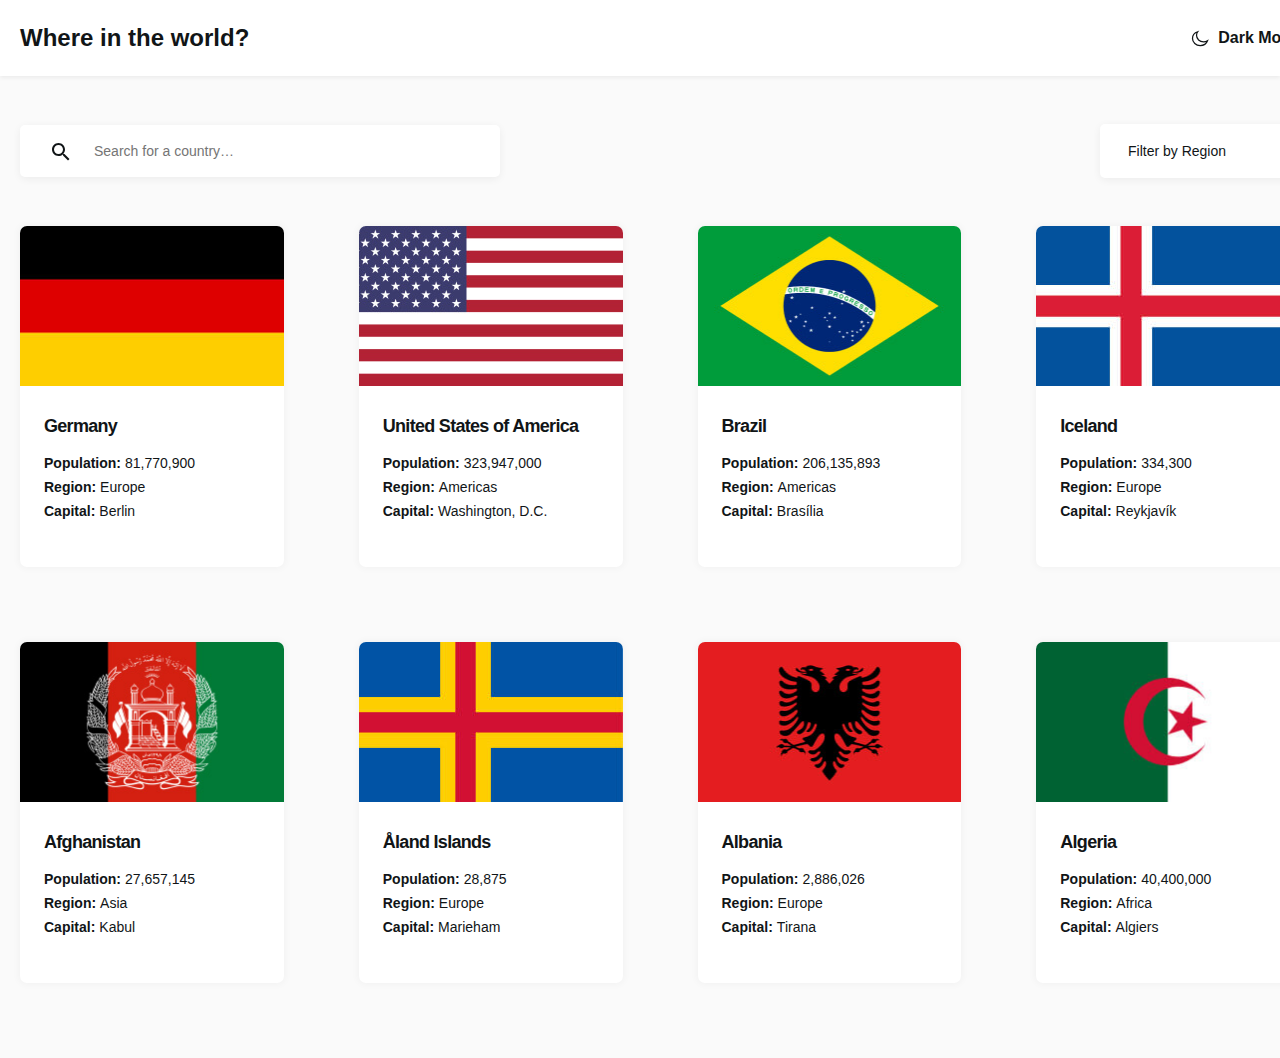
<file: index.html>
<!DOCTYPE html>
<html lang="en">
<head>
  <meta charset="UTF-8">
  <meta http-equiv="X-UA-Compatible" content="IE=edge">
  <meta name="viewport" content="width=device-width, initial-scale=1.0">
  <title>Countries</title>
  <!-- STYLESHEET -->
  <link rel="stylesheet" href="css/normalize.css">
  <link rel="stylesheet" href="css/styles.css">
</head>
<body>
  <!-- SITE-HEADER -->
  <header class="site-header">
    <div class="site-header-container container">
      <a class="site-header-logo" href="index.html">Where in the world?</a>
      <button class="site-header-theme-toggler" type="button">
        <span class="site-header-theme-toggler-inner">
          <svg class="site-header-theme-toggler-icon" xmlns="http://www.w3.org/2000/svg" width="20" height="20"><path fill="#fff" fill-rule="evenodd" stroke="currentColor" stroke-width="1.25" d="M13.553 13.815c-3.884 0-7.034-2.887-7.034-6.447 0-1.343.448-2.586 1.212-3.618-3.04.945-5.231 3.581-5.231 6.688 0 3.9 3.45 7.062 7.704 7.062 3.389 0 6.266-2.007 7.296-4.796a7.458 7.458 0 0 1-3.947 1.111Z" clip-rule="evenodd"/></svg>
          <span class="site-header-theme-toggler-text">Dark Mode</span>
        </span>

      </button>
    </div>
  </header>
  <!-- MAIN-CONTENT -->
  <main class="main-content">
    <div class="container">
      <section>
        <!-- <h2>Filterlar</h2> -->
        <form class="filters" action="https://echo.htmlacademy.ru" method="get">
          <input class="filters-search-input" type="search" name="search" placeholder="Search for a country…" aria-label="country-name" required>
          <select class="filters-region-select" name="region" aria-label="Regions" required>
            <option selected disabled>Filter by Region</option>
            <option>Africa</option>
            <option>America</option>
            <option>Asia</option>
            <option>Europe</option>
            <option>Oceania</option>
          </select>
          <svg class="search-img" xmlns="http://www.w3.org/2000/svg" width="18" height="18" ><path fill="currentColor" fill-rule="evenodd" d="M12.5 11h-.8l-.3-.3c1-1.1 1.6-2.6 1.6-4.2C13 2.9 10.1 0 6.5 0S0 2.9 0 6.5 2.9 13 6.5 13c1.6 0 3.1-.6 4.2-1.6l.3.3v.8l5 5 1.5-1.5-5-5Zm-6 0C4 11 2 9 2 6.5S4 2 6.5 2 11 4 11 6.5 9 11 6.5 11Z" clip-rule="evenodd"/></svg>
        </form>
      </section>

      <!-- INDEX-COUNTRIES -->
      <section class="index-countries">
        <!-- <h2>COUNTRIES</h2> -->
        <ul class="index-countries-list">
          <li class="index-countries-item">
            <div class="index-country">
              <img class="index-country-flag" src="img/germaniya.jpg" alt="germaniya bayrog'i" width="264" height="160" srcset="img/germaniya.jpg 1x, img/germaniya@2x.jpg 2x">
              <div class="index-country-info">
                <h3 class="index-country-name"><a class="index-country-link" href="country.html">Germany</a></h3>
                <dl class="index-country-details">
                  <div class="index-country-details-item">
                    <dt class="index-country-details-title">Population:</dt>
                    <dd class="index-country-details-valeu"> 81,770,900</dd>
                  </div>

                  <div class="index-country-details-item">
                    <dt class="index-country-details-title">Region: </dt>
                    <dd class="index-country-details-valeu">Europe</dd>
                  </div>
                  <div class="index-country-details-item">
                    <dt class="index-country-details-title">Capital: </dt>
                    <dd class="index-country-details-valeu"> Berlin</dd>
                  </div>
                </dl>
              </div>
            </div>
          </li>


          <li class="index-countries-item">
            <div class="index-country">
              <img class="index-country-flag" src="img/amerika.jpg" alt="germaniya bayrog'i" width="264" height="160" srcset="img/amerika.jpg 1x, img/amerika@2x.jpg 2x">
              <div class="index-country-info">
                <h3 class="index-country-name"><a class="index-country-link" href="country.html">United States of America</a></h3>
                <dl class="index-country-details">
                  <div class="index-country-details-item">
                    <dt class="index-country-details-title">Population:</dt>
                    <dd class="index-country-details-valeu"> 323,947,000</dd>
                  </div>

                  <div class="index-country-details-item">
                    <dt class="index-country-details-title">Region: </dt>
                    <dd class="index-country-details-valeu"> Americas</dd>
                  </div>
                  <div class="index-country-details-item">
                    <dt class="index-country-details-title">Capital: </dt>
                    <dd class="index-country-details-valeu"> Washington, D.C.</dd>
                  </div>
                </dl>
              </div>
            </div>
          </li>

          <li class="index-countries-item">
            <div class="index-country">
              <img class="index-country-flag" src="img/braziliya.jpg" alt="germaniya bayrog'i" width="264" height="160" srcset="img/braziliya.jpg 1x, img/braziliya@2x.jpg 2x">
              <div class="index-country-info">
                <h3 class="index-country-name"><a class="index-country-link" href="country.html">Brazil</a></h3>
                <dl class="index-country-details">
                  <div class="index-country-details-item">
                    <dt class="index-country-details-title">Population:</dt>
                    <dd class="index-country-details-valeu"> 206,135,893</dd>
                  </div>

                  <div class="index-country-details-item">
                    <dt class="index-country-details-title">Region: </dt>
                    <dd class="index-country-details-valeu">Americas</dd>
                  </div>
                  <div class="index-country-details-item">
                    <dt class="index-country-details-title">Capital: </dt>
                    <dd class="index-country-details-valeu"> Brasília</dd>
                  </div>
                </dl>
              </div>
            </div>
          </li>

          <li class="index-countries-item">
            <div class="index-country">
              <img class="index-country-flag" src="img/icelend.jpg" alt="germaniya bayrog'i" width="264" height="160" srcset="img/icelend.jpg 1x, img/icelend@2x.jpg 2x">
              <div class="index-country-info">
                <h3 class="index-country-name"><a class="index-country-link" href="country.html">Iceland</a></h3>
                <dl class="index-country-details">
                  <div class="index-country-details-item">
                    <dt class="index-country-details-title">Population:</dt>
                    <dd class="index-country-details-valeu"> 334,300</dd>
                  </div>

                  <div class="index-country-details-item">
                    <dt class="index-country-details-title">Region: </dt>
                    <dd class="index-country-details-valeu">Europe</dd>
                  </div>
                  <div class="index-country-details-item">
                    <dt class="index-country-details-title">Capital: </dt>
                    <dd class="index-country-details-valeu"> Reykjavík</dd>
                  </div>
                </dl>
              </div>
            </div>
          </li>

          <li class="index-countries-item">
            <div class="index-country">
              <img class="index-country-flag" src="img/avgoniston.jpg" alt="germaniya bayrog'i" width="264" height="160" srcset="img/avgoniston.jpg 1x, img/avgoniston@2x.jpg 2x">
              <div class="index-country-info">
                <h3 class="index-country-name"><a class="index-country-link" href="country.html">Afghanistan</a></h3>
                <dl class="index-country-details">
                  <div class="index-country-details-item">
                    <dt class="index-country-details-title">Population:</dt>
                    <dd class="index-country-details-valeu"> 27,657,145</dd>
                  </div>

                  <div class="index-country-details-item">
                    <dt class="index-country-details-title">Region: </dt>
                    <dd class="index-country-details-valeu"> Asia</dd>
                  </div>
                  <div class="index-country-details-item">
                    <dt class="index-country-details-title">Capital: </dt>
                    <dd class="index-country-details-valeu"> Kabul</dd>
                  </div>
                </dl>
              </div>
            </div>
          </li>

          <li class="index-countries-item">
            <div class="index-country">
              <img class="index-country-flag" src="img/aland.jpg" alt="germaniya bayrog'i" width="264" height="160" srcset="img/aland.jpg 1x, img/aland@2x.jpg 2x">
              <div class="index-country-info">
                <h3 class="index-country-name"><a class="index-country-link" href="country.html">Åland Islands</a></h3>
                <dl class="index-country-details">
                  <div class="index-country-details-item">
                    <dt class="index-country-details-title">Population:</dt>
                    <dd class="index-country-details-valeu">28,875</dd>
                  </div>

                  <div class="index-country-details-item">
                    <dt class="index-country-details-title">Region: </dt>
                    <dd class="index-country-details-valeu">Europe</dd>
                  </div>
                  <div class="index-country-details-item">
                    <dt class="index-country-details-title">Capital: </dt>
                    <dd class="index-country-details-valeu"> Marieham</dd>
                  </div>
                </dl>
              </div>
            </div>
          </li>

          <li class="index-countries-item">
            <div class="index-country">
              <img class="index-country-flag" src="img/alban.jpg" alt="germaniya bayrog'i" width="264" height="160" srcset="img/alban.jpg 1x, img/alban@2x.jpg 2x">
              <div class="index-country-info">
                <h3 class="index-country-name"><a class="index-country-link" href="country.html">Albania</a></h3>
                <dl class="index-country-details">
                  <div class="index-country-details-item">
                    <dt class="index-country-details-title">Population:</dt>
                    <dd class="index-country-details-valeu">2,886,026</dd>
                  </div>

                  <div class="index-country-details-item">
                    <dt class="index-country-details-title">Region: </dt>
                    <dd class="index-country-details-valeu">Europe</dd>
                  </div>
                  <div class="index-country-details-item">
                    <dt class="index-country-details-title">Capital: </dt>
                    <dd class="index-country-details-valeu">  Tirana</dd>
                  </div>
                </dl>
              </div>
            </div>
          </li>

          <li class="index-countries-item">
            <div class="index-country">
              <img class="index-country-flag" src="img/algeria.jpg" alt="germaniya bayrog'i" width="264" height="160" srcset="img/algeria.jpg 1x, img/algeria@2x.jpg 2x">
              <div class="index-country-info">
                <h3 class="index-country-name"><a class="index-country-link" href="country.html">Algeria</a></h3>
                <dl class="index-country-details">
                  <div class="index-country-details-item">
                    <dt class="index-country-details-title">Population:</dt>
                    <dd class="index-country-details-valeu"> 40,400,000</dd>
                  </div>

                  <div class="index-country-details-item">
                    <dt class="index-country-details-title">Region: </dt>
                    <dd class="index-country-details-valeu">Africa</dd>
                  </div>
                  <div class="index-country-details-item">
                    <dt class="index-country-details-title">Capital: </dt>
                    <dd class="index-country-details-valeu"> Algiers</dd>
                  </div>
                </dl>
              </div>
            </div>
          </li>


        </ul>

      </section>
    </div>
  </main>
  <script src="js/main.js"></script>
</body>
</html>
</file>
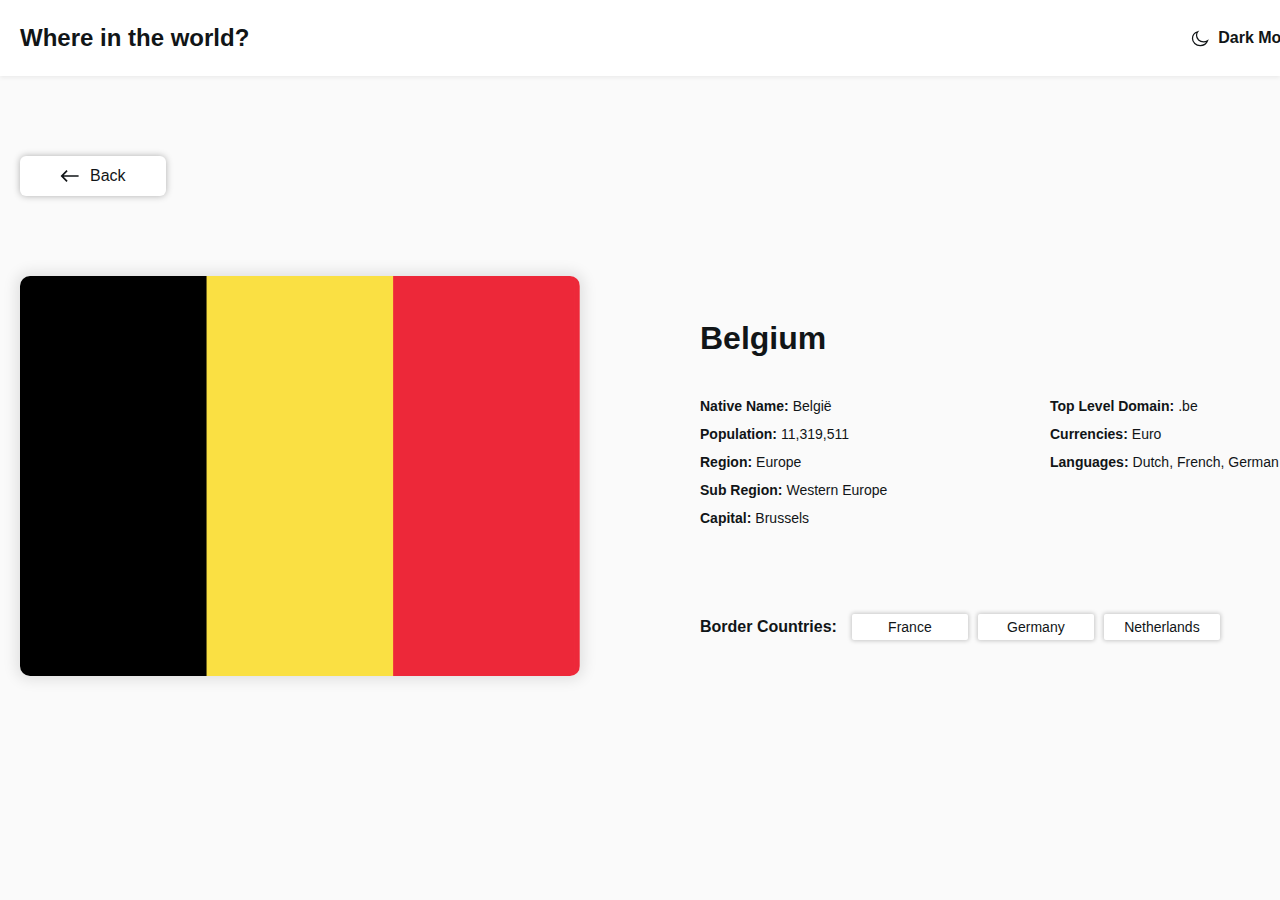
<file: country.html>
<!DOCTYPE html>
<html lang="en">
<head>
  <meta charset="UTF-8">
  <meta http-equiv="X-UA-Compatible" content="IE=edge">
  <meta name="viewport" content="width=device-width, initial-scale=1.0">
  <title>Countries</title>
  <!-- STYLESHEET -->
  <link rel="stylesheet" href="css/normalize.css">
  <link rel="stylesheet" href="css/styles.css">
</head>
<body>
  <!-- SITE-HEADER -->
  <header class="site-header">
    <div class="site-header-container container">
      <a class="site-header-logo" href="index.html">Where in the world?</a>
      <button class="site-header-theme-toggler" type="button">
        <span class="site-header-theme-toggler-inner">
          <svg class="site-header-theme-toggler-icon" xmlns="http://www.w3.org/2000/svg" width="20" height="20"><path fill="#fff" fill-rule="evenodd" stroke="currentColor" stroke-width="1.25" d="M13.553 13.815c-3.884 0-7.034-2.887-7.034-6.447 0-1.343.448-2.586 1.212-3.618-3.04.945-5.231 3.581-5.231 6.688 0 3.9 3.45 7.062 7.704 7.062 3.389 0 6.266-2.007 7.296-4.796a7.458 7.458 0 0 1-3.947 1.111Z" clip-rule="evenodd"/></svg>
          <span class="site-header-theme-toggler-text">Dark Mode</span>
        </span>

      </button>
    </div>
  </header>
  <!-- MAIN-CONTENT -->
  <main class="main-content main-content-inner country-page">
    <div class="container">
      <div class="country-page-back-wrapper">
        <a class="country-page-back-link" href="index.html">
          <svg class="country-page-back-icon" xmlns="http://www.w3.org/2000/svg" width="20" height="20" ><path fill="currentColor" fill-rule="evenodd" d="m6.464 4.107 1.179 1.179-3.89 3.889h14.85v1.65H3.753l3.89 3.889-1.179 1.179L.572 10l5.892-5.893Z" clip-rule="evenodd"/></svg>
          <span class="country-page-back-text">Back</span>
        </a>
      </div>
      <!-- COUNTRY-PAGE-INFO -->
      <div class="country-page-flag-info">
        <img class="country-page-flag" src="img/belgiya.jpg" alt="belgiya flag" width="560" height="419" srcset="img/belgiya.jpg 1x, img/belgiya@2x.jpg 2x">
        <div class="country-page-info">
          <h1 class="country-page-title">Belgium</h1>
          <div class="country-page-dls-wrapper">
            <dl class="country-page-details">
              <div class="country-page-details-item">
                <dt class="country-page-details-title">Native Name:</dt>
                <dd class="country-page-details-value">België</dd>
              </div>

              <div class="country-page-details-item">
                <dt class="country-page-details-title">Population:</dt>
                <dd class="country-page-details-value"> 11,319,511</dd>
              </div>

              <div class="country-page-details-item">
                <dt class="country-page-details-title">Region:</dt>
                <dd class="country-page-details-value">  Europe</dd>
              </div>

              <div class="country-page-details-item">
                <dt class="country-page-details-title">Sub Region:</dt>
                <dd class="country-page-details-value">   Western Europe</dd>
              </div>

              <div class="country-page-details-item">
                <dt class="country-page-details-title">Capital:</dt>
                <dd class="country-page-details-value"> Brussels</dd>
              </div>

            </dl>
            <dl class="country-page-details">
              <div class="country-page-details-item">
                <dt class="country-page-details-title">Top Level Domain:</dt>
                <dd class="country-page-details-value">.be</dd>
              </div>

              <div class="country-page-details-item">
                <dt class="country-page-details-title">Currencies:</dt>
                <dd class="country-page-details-value"> Euro</dd>
              </div>

              <div class="country-page-details-item">
                <dt class="country-page-details-title">Languages:</dt>
                <dd class="country-page-details-value"> Dutch, French, German</dd>
              </div>

            </dl>
          </div>
          <section class="country-page-border-countries">
            <h2 class="country-page-border-countries-heading">Border Countries: </h2>
            <div class="country-page-border-countries-list">
              <a class="country-page-border-countries-link" href="country.html">France</a>

              <a class="country-page-border-countries-link" href="country.html">Germany</a>

              <a class="country-page-border-countries-link" href="country.html">Netherlands</a>
            </div>
          </section>
        </div>
      </div>
    </div>
  </main>



  <script src="js/main.js"></script>
</body>
</html>
</file>
<file: css/styles.css>
/* CUSTOM-PROPS */
:root{
--text-color:#111517;
--body-bg:#fafafa;
--element-bg:#fff;
}
/* FONTS */
@font-face {
  font-family: 'Nunito Sans 10pt';
  src: url('NunitoSans10pt-Regular.woff2') format('woff2'),
  url('NunitoSans10pt-Regular.woff') format('woff');
  font-weight: normal;
  font-style: normal;
  font-display: swap;
}

@font-face {
  font-family: 'Nunito Sans 10pt';
  src: url('../fonts/NunitoSans10pt-SemiBold.woff2') format('woff2'),
  url('../fonts/NunitoSans10pt-SemiBold.woff') format('woff');
  font-weight: 600;
  font-style: normal;
  font-display: swap;
}

@font-face {
  font-family: 'Nunito Sans 10pt';
  src: url('../fonts/NunitoSans10pt-Light.woff2') format('woff2'),
  url('../fonts/NunitoSans10pt-Light.woff') format('woff');
  font-weight: 300;
  font-style: normal;
  font-display: swap;
}

@font-face {
  font-family: 'Nunito Sans 10pt';
  src: url('../fonts/NunitoSans10pt-ExtraBold.woff2') format('woff2'),
  url('../fonts/NunitoSans10pt-ExtraBold.woff') format('woff');
  font-weight: bold;
  font-style: normal;
  font-display: swap;
}



/* GLOBAL */
html{
  box-sizing: border-box;
  height: 100%;
  scroll-behavior: smooth;

}
*,
*::before
*::after{
  box-sizing: inherit;
}
body {
  display: flex;
  flex-direction: column;
  height: 100%;
  padding: 0;
  margin: 0;
  font-size: 14px;
  line-height: 16px;
  font-family:'Nunito Sans', "Arial" , sans-serif;
  background-color: var(--body-bg);
  color: var(--text-color);
  transition:background-color 0.4s ease,
  color 0.4s ease;

}
/* DARK MODE */
.dark-mode{
  --text-color:#fff;
--body-bg:#202C36;
--element-bg:#2b3844;
}
a{
  text-decoration: none;
}
img{
  max-width: 100%;
  height: auto;

}
/* CONTAINER */
.container{
  width: 100%;
  max-width: 1320px;
  padding-left: 20px;
  padding-right: 20px;
  margin-left: auto;
  margin-right: auto;
}
/* MAIN CONTENT */
.main-content{
  flex-grow: 1;
  padding-top: 48px;
  padding-bottom: 48px;
}
.main-content-inner{
padding-top: 80px;
}

/* SITE-HEADER */
.site-header {
padding-top: 24px;
padding-bottom: 24px;
background-color: var(--element-bg);
box-shadow: 0px 2px 4px 0px rgba(0, 0, 0, 0.06);
white-space: nowrap;
}
.site-header-container {
  display: flex;
  justify-content: space-between;
  align-items: center;

}

.site-header-logo {
font-size: 24px;
line-height: normal;
font-weight: 800;
color: var(--text-color);

}
.site-header-logo:hover{
  opacity: 0.8;
}
.site-header-logo:active{
  opacity: 0.6;
}
.site-header-theme-toggler {
  padding: 0;
  border: 0;
  background-color: transparent;
cursor: pointer;
color: var(--text-color);

}
.site-header-theme-toggler:hover{
  opacity: 0.8;
}
.site-header-theme-toggler:active{
  opacity: 0.6;
}
.site-header-theme-toggler-inner {
  display: flex;
  align-items: center;
}
.site-header-theme-toggler-text {
  margin-left: 8px;
  font-size: 16px;
  line-height: 22px;
  font-weight: 600;

}

/* FILTRES */
.filters {
  display: flex;
  align-items: center;
  justify-content: space-between;
  margin-bottom: 48px;
  position: relative;
  color: var(--text-color);

}
.search-img{
  width: 18px;
  height: 18px;
  object-fit: cover;
  position: absolute;
  top: 19px;
left: 32px;
pointer-events: none;

}
.filters-search-input {
  min-width: 480px;
  padding: 18px 74px;
  border-radius: 5px;
border: 0;
box-shadow: 0px 2px 9px 0px rgba(0, 0, 0, 0.06);
background-color: var(--element-bg);
color: var(--text-color);
}
.filters-region-select {
  min-width: 200px;
  padding: 18px 24px;
  border: 0;
  border-radius: 5px;
  box-shadow: 0px 2px 9px 0px rgba(0, 0, 0, 0.06);
  background-color: var(--element-bg);
color: var(--text-color);
}

/* INDEX-COUNTRIES */

.index-countries-list {
  display: flex;
  flex-wrap: wrap;
  padding: 0;
  margin: 0;
  margin-left: -75px;
  margin-bottom: -75px;
  list-style: none;


}
.index-countries-item {
  width: calc(25% - 75px);
  margin-left: 75px;
  margin-bottom: 75px;
}

/* INDEX-COUNTRY */
.index-country {
  border-radius: 7px;
  overflow: hidden;
  background-color: var(--element-bg);
  color: var(--text-color);
  box-shadow: 0px 0px 7px 2px rgba(0, 0, 0, 0.03);
}
.index-country-flag {
  width: 100%;
  height: 160px;
  object-fit: cover;
}
.index-country-info {
  padding: 24px 24px 48px;
}
.index-country-name {
  margin-top: 0;
  font-size: 18px;
  line-height: 26px;
  font-weight: 800;
  margin-bottom: 16px;
white-space: nowrap;
letter-spacing: -0.7px;
}
.index-country-link{
  color: var(--text-color);
}
.index-country-details {
  margin: 0;
  padding: 0;
}
.index-country-details-item{
  display: flex;
  flex-wrap: wrap;
}
.index-country-details-item:not(:last-child){
  margin-bottom: 8px;
}
.index-country-details-title {

  font-weight: 600;
}
.index-country-details-valeu {
  margin-left: 4px;
  font-weight: 300;
}

/* COUNTRY-PAGE */
.country-page-back-wrapper {
  margin-bottom: 80px;
}
.country-page-back-link {
  display: inline-flex;
  align-items: center;
  color: var(--text-color);
  background-color: var(--element-bg);
  box-shadow: 0px 0px 7px 0px rgba(0, 0, 0, 0.3);
  padding: 10px 40px;
  border-radius: 6px;
}
.country-page-back-link:hover{
opacity: 0.8;
}
.country-page-back-link:active{
opacity: 0.6;
}
.country-page-back-icon {
  margin-right: 10px;
  width: 20px;
  height: 20px;
}
.country-page-back-text {
  font-size: 16px;
  line-height: 20px;
}
.country-page-flag-info{
  display: flex;
}
.country-page-flag{
  width: 560px;
  height: 400px;
  object-fit: cover;
  margin-right: 120px;

  border-radius: 10px;
  box-shadow: 0px 0px 14px 4px rgba(0, 0, 0, 0.1);
}
/* COUNTRY-PAGE-INFO */
.country-page-info {
width: 600px;
padding-top: 40px;
}
.country-page-title {
  margin-top: 0;
  margin-bottom: 24px;
  font-size: 32px;
  font-weight: 800;
  line-height: 44px;
}
.country-page-dls-wrapper {
  display: flex;
  justify-content: space-between;
 margin-bottom: 70px;
}
.country-page-details {
  width: 250px;
}
.country-page-details-item{
  display: flex;
}
.country-page-details-item:not(:last-child){
  margin-bottom: 12px;
}
.country-page-details-title {
margin-right: 4px;
font-weight: 600;
}
.country-page-details-value {
 font-weight: 300;
 margin: 0;
}

/* COUNTRY-PAGE-BORDER-COUNTRIES */
.country-page-border-countries {
display: flex;
align-items: center;
}
.country-page-border-countries-heading {
 margin-top: 0;
 margin-bottom: 0;
margin-right: 15px;
font-size: 16px;
font-weight: 600;
line-height: 24px;

}
.country-page-border-countries-list {
  display: flex;
flex-wrap: wrap;
}
.country-page-border-countries-link {
  padding: 5px 10px;
  min-width: 96px;
  background-color: var(--element-bg);
  color: var(--text-color);
  text-align: center;
border-radius: 2px;
margin-top: 4px;
margin-bottom: 4px;
box-shadow: 0px 0px 4px 1px rgba(0, 0, 0, 0.2);
transition: background-color 0.4s ease, color 0.4s ease;
}
.country-page-border-countries-link:not(:last-child){
  margin-right: 10px;
}
.country-page-border-countries-link:hover{
  opacity: 0.8;
}
.country-page-border-countries-link:active{
  opacity: 0.6;
}
</file>
